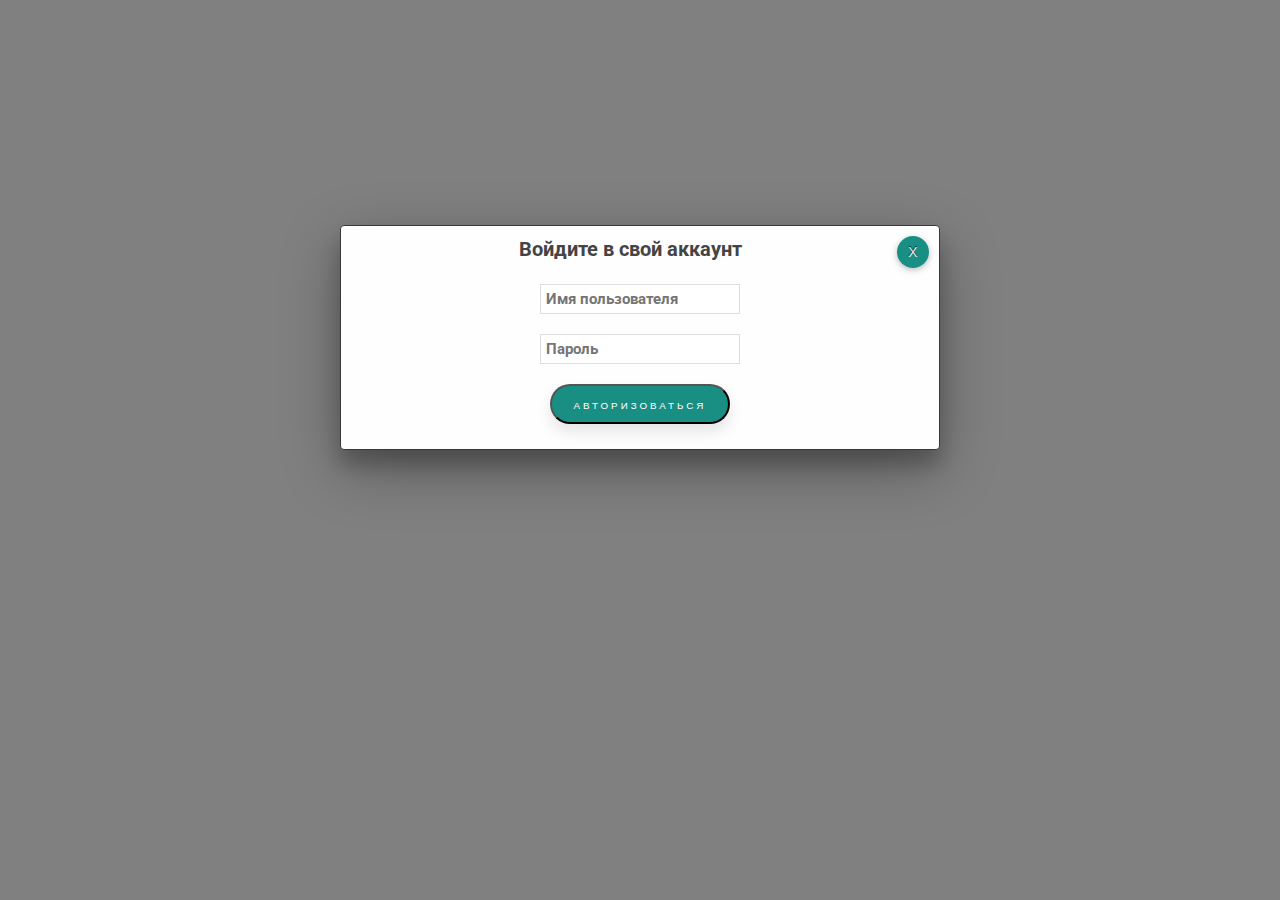
<file: index.html>
<!DOCTYPE html>
<html lang="ru">
<head>
    <meta charset="UTF-8">
    <meta name="viewport" content="width=450px, initial-scale=1">
    <link rel="stylesheet" href="styles/main.css">
    <link rel="preconnect" href="https://fonts.gstatic.com">
    <link rel="shortcut icon" href="img/tags-icon.ico" type="image/x-icon">
    <link href="https://fonts.googleapis.com/css2?family=Roboto:ital,wght@0,100;0,300;0,500;0,700;1,100&display=swap" rel="stylesheet">
    <title>ВИВТ</title>
</head>
<body>

   <!-- предзагрузка -->
    <div class="preloader">
        <div class="preloader__row">
          <div class="preloader__item"></div>
          <div class="preloader__item"></div>
        </div>
      </div>
    

<!-- вход -->
      <div id="overlay">
        <div class="popup">
           <center> <h2 class="vhod-sag">Войдите в свой аккаунт</h2></center>
           <div class="vhod-input">
            <input type="text" class="vvod" placeholder="Имя пользователя">
            <input type="text" class="vvod" placeholder="Пароль"> 
            <button class=" close2" title="Закрыть"   onclick="Remove(); document.getElementById('overlay').style.display='none';">Авторизоваться</button>      
           </div>      
           
            <button class="close" title="Закрыть" onclick="Remove(); document.getElementById('overlay').style.display='none';"></button>
        </div>
    </div>
    

    <div class="container">
        <!-- шапка -->
      <div class="container-head">
        <header class="head">
          <!-- логотип -->
          <nav class="he-nav iw-effect-3">
            <a href="#" > <span class="logo">
              КОНТРОЛЁР</span>
            </a>
          </nav>
           <!-- бургер меню -->
            <div class="container header__container">
                <div class="menu-burger__header">
                    <span><img src="img/burger_line_list_menu_nav_navigation_option_icon_123231.svg " width="40px" alt=""></span>
                </div>
                <nav class="header__nav he-nav iw-effect-3 header_nav_size">
                    <ul class="menu header__menu">
                        <li><a href="index.html" class="menu__item">Главная</a></li>
                        <li><a href="sotrudniki.html" class="menu__item">Сотрудники</a></li>
                        <li><a href="" class="menu__item">Общие отчеты</a></li>
                    </ul>
                </nav>
            </div>
            <!-- карта пользователя -->
            <div class="user">                
                  <span class="user-text">админ</span>
                  <img src="img\logo.png" alt="" class="user-img" width="50px">
                  <img src="img\strelka.png"  width="10px" alt="" class="user-strelka">
                  
              </div>
            </header>
            </div>          
        </div>
      <!-- всплывающий элемент -->
        <div class="dropdown-content myDropdown">
          <a href="#">Информация</a>
          <a href="#">Настройки</a>
          <a href="index.html">Выйти</a>
        </div>

    <!-- контент -->
    <div class="content">
    <!-- левый блок -->
      <div class="left_info">
      <!-- блок с календарем -->
       <div class="left_head">
          <div class="calendar">
            <img src="img/calendar.png" alt="" class="calendar_img" >
            <span id="calendar-day">День недели
            </span>
            <div class="calendar-date">
              <span id="doc_time">
              Дата
             </span>
             <span id="das">День недели
             </span>
            </div>
           </div>
       </div>
       <div class="left-nis">
         
            <div class="diagramma">
        
            </div>
            <div class="left_nis_infa">
              <div class="left_nis_infa_block border1">
                <span class="nis_text1">20</span>
                <span class="nis_text2">ПРИШЕЛ</span>
              </div>
              <div class="left_nis_infa_block border2">
                <span class="nis_text1">12</span>
                <span class="nis_text2">РАННИЙ УХОД</span>
              </div>
              <div class="left_nis_infa_block border3">
                <span class="nis_text1">3</span>
                <span class="nis_text2">ОПОЗДАЛ</span>
              </div>
            </div>
       </div>
        
       </div>
    <!-- правый блок -->
     <div class="right_info">
        <div class="right_head">
          <h3 class="head_sag">Все сотрудники</h1>
            <div class="block-smena-button">
              <button class="smena-button smena-button_style" >турникет</button>
              <button class="smena-button-2 smena-button_style">рабочие места</button>
            </div>
         <div class="head_right01">
            <input placeholder="Поиск" type="text" class="head_poisk">
            <div class="head_plus"><img src="img/dobavit.png" width="70%" alt=""></div>
          
         </div>
        </div>
       <!-- через турник -->
        <div class="right_table turniket" >
          <div class="right_table_kolonka_1 kolonka">Сотрудник</div>
          <div class="right_table_kolonka_2 kolonka">Пришел</div>
          <div class="right_table_kolonka_3 kolonka">Ушел</div>
          <div class="right_table_kolonka_4 kolonka">Опоздал</div>
          <div class="right_table_kolonka_5 kolonka">Ранний уход</div>
        </div>
        <div class="right_sotrudniki  turniket">
          <div class="block_sotrudnik">
            <div class="sotrudnik_1">
              <div class="sotrudnik_face face1"></div>
              <div class="sotrudnik_infa">
                <span class="sotrudnik_span-infa">Иван Петров</span>
                <span class="sotrudnik_span-infa text_opacity">Менеджер</span>
              </div>
            </div>
            <div class="sotrudnik_2">
              <span class="sotrudnik_text">8:53</span>
            </div>
            <div class="sotrudnik_3">
              <span class="sotrudnik_text">14:55</span>
            </div>
            <div class="sotrudnik_4">
              <span class="sotrudnik_text tire">-</span>
            </div>
            <div class="sotrudnik_5">
              <span class="sotrudnik_text">на 4 часа</span>
            </div>
          </div>

          <div class="block_sotrudnik">
            <div class="sotrudnik_1">
              <div class="sotrudnik_face face2"></div>
              <div class="sotrudnik_infa">
                <span class="sotrudnik_span-infa">Орлова Настя</span>
                <span class="sotrudnik_span-infa text_opacity">Бухгалтер</span>
              </div>
            </div>
            <div class="sotrudnik_2">
              <span class="sotrudnik_text">9:00</span>
            </div>
            <div class="sotrudnik_3">
              <span class="sotrudnik_text">19:00</span>
            </div>
            <div class="sotrudnik_4">
              <span class="sotrudnik_text tire">-</span>
            </div>
            <div class="sotrudnik_5">
              <span class="sotrudnik_text tire">-</span>
            </div>
          </div>
          
          <div class="block_sotrudnik">
            <div class="sotrudnik_1">
              <div class="sotrudnik_face face3"></div>
              <div class="sotrudnik_infa">
                <span class="sotrudnik_span-infa">Денисова Ольга</span>
                <span class="sotrudnik_span-infa text_opacity">Дизайнер</span>
              </div>
            </div>
            <div class="sotrudnik_2">
              <span class="sotrudnik_text">9:15</span>
            </div>
            <div class="sotrudnik_3">
              <span class="sotrudnik_text">19:00</span>
            </div>
            <div class="sotrudnik_4">
              <span class="sotrudnik_text ">На 15 минут</span>
            </div>
            <div class="sotrudnik_5">
              <span class="sotrudnik_text tire">-</span>
            </div>
          </div>

          <div class="block_sotrudnik">
            <div class="sotrudnik_1">
              <div class="sotrudnik_face face4"></div>
              <div class="sotrudnik_infa">
                <span class="sotrudnik_span-infa">Корышев Илья</span>
                <span class="sotrudnik_span-infa text_opacity">Разработчик</span>
              </div>
            </div>
            <div class="sotrudnik_2">
              <span class="sotrudnik_text">11:00</span>
            </div>
            <div class="sotrudnik_3">
              <span class="sotrudnik_text">19:00</span>
            </div>
            <div class="sotrudnik_4">
              <span class="sotrudnik_text ">на 2 часа</span>
            </div>
            <div class="sotrudnik_5">
              <span class="sotrudnik_text tire">-</span>
            </div>
          </div>
        </div>
 
    <!-- на рабочее место -->
        <div class="right_table rabochie-mesta" >
          <div class="right_table_kolonka_1 kolonka">Сотрудник</div>
          <div class="right_table_kolonka_2 kolonka">На перерыв</div>
          <div class="right_table_kolonka_3 kolonka">С перерыва</div>
          <div class="right_table_kolonka_4 kolonka">На рабочее</div>
          <div class="right_table_kolonka_5 kolonka">С рабочего</div>
        </div>
        <div class="right_sotrudniki rabochie-mesta">
          <div class="block_sotrudnik">
            <div class="sotrudnik_1">
              <div class="sotrudnik_face face1"></div>
              <div class="sotrudnik_infa">
                <span class="sotrudnik_span-infa">Иван Петров</span>
                <span class="sotrudnik_span-infa text_opacity">Менеджер</span>
              </div>
            </div>
            <div class="sotrudnik_2">
              <span class="sotrudnik_text">14:00</span>
            </div>
            <div class="sotrudnik_3">
              <span class="sotrudnik_text">15:00</span>
            </div>
            <div class="sotrudnik_6">
              <span class="sotrudnik_text ">9:00</span>
            </div>
            <div class="sotrudnik_7 alert">
              <span class="sotrudnik_text  alert">15:10</span>
            </div>
          </div>

          <div class="block_sotrudnik">
            <div class="sotrudnik_1">
              <div class="sotrudnik_face face2"></div>
              <div class="sotrudnik_infa">
                <span class="sotrudnik_span-infa">Орлова Настя</span>
                <span class="sotrudnik_span-infa text_opacity">Бухгалтер</span>
              </div>
            </div>
            <div class="sotrudnik_2">
              <span class="sotrudnik_text">14:00</span>
            </div>
            <div class="sotrudnik_3">
              <span class="sotrudnik_text alert">16:00</span>
            </div>
            <div class="sotrudnik_6">
              <span class="sotrudnik_text ">9:10</span>
            </div>
            <div class="sotrudnik_7">
              <span class="sotrudnik_text ">18:55</span>
            </div>
          </div>
          
          <div class="block_sotrudnik">
            <div class="sotrudnik_1">
              <div class="sotrudnik_face face3"></div>
              <div class="sotrudnik_infa">
                <span class="sotrudnik_span-infa">Денисова Ольга</span>
                <span class="sotrudnik_span-infa text_opacity">Дизайнер</span>
              </div>
            </div>
            <div class="sotrudnik_2">
              <span class="sotrudnik_text">14:00</span>
            </div>
            <div class="sotrudnik_3">
              <span class="sotrudnik_text">15:00</span>
            </div>
            <div class="sotrudnik_6">
              <span class="sotrudnik_text ">9:20</span>
            </div>
            <div class="sotrudnik_7">
              <span class="sotrudnik_text ">18:50</span>
            </div>
          </div>

          <div class="block_sotrudnik">
            <div class="sotrudnik_1">
              <div class="sotrudnik_face face4"></div>
              <div class="sotrudnik_infa">
                <span class="sotrudnik_span-infa">Корышев Илья</span>
                <span class="sotrudnik_span-infa text_opacity">Разработчик</span>
              </div>
            </div>
            <div class="sotrudnik_2">
              <span class="sotrudnik_text">14:00</span>
            </div>
            <div class="sotrudnik_3">
              <span class="sotrudnik_text">15:00</span>
            </div>
            <div class="sotrudnik_6">
              <span class="sotrudnik_text ">11:05</span>
            </div>
            <div class="sotrudnik_7">
              <span class="sotrudnik_text ">19:00</span>
            </div>
          </div>

         
        </div>
    
        <div class="right_nis">
          <span class="right_nis_text">Сотрудники 4 из 35</span>
          <div class="right_nis_button">
            <button class="right_nis-zifri zifri1">1</button>
            <button class="right_nis-zifri">2</button>
            <button class="right_nis-zifri">3</button>
            <span class="troeetochie">...&nbsp </span>
            <button class="right_nis-zifri  zifri-odin">9</button>
          </div>
        </div>
     </div>
    
       
    </div>



































  </div>
    <!-- скрипт для загрузки -->
    <script>
        window.onload = function () {
          document.body.classList.add('loaded_hiding');
          window.setTimeout(function () {
            document.body.classList.add('loaded');
            document.body.classList.remove('loaded_hiding');
          }, 500);
        }
      </script>
      <!-- скрипт для входа -->
      <script type="text/javascript">
      // таймаут перед появлением
        var delay_popup = 5;
        setTimeout("document.getElementById('overlay').style.display='block'", delay_popup);
        // добавление класса 
        document.body.classList.add('fixed-page');
        // функция, убирающая класс
         function  Remove(){
          document.body.classList.remove('fixed-page');
        }
      </script>
      <!-- остальные скрипты -->
    <script src="https://code.jquery.com/jquery-3.5.1.slim.min.js"></script>
    <!-- бургер - меню -->
    <script src="js/burger.js"></script> 
    <!-- скрипт смены -->
    <script src="js/per.js"></script> 
    <!-- календарь  -->
    <script type="text/javascript" src="js/caleandar.js"></script>
    <!-- появление и убирание блока -->
</body>
</html>
</file>
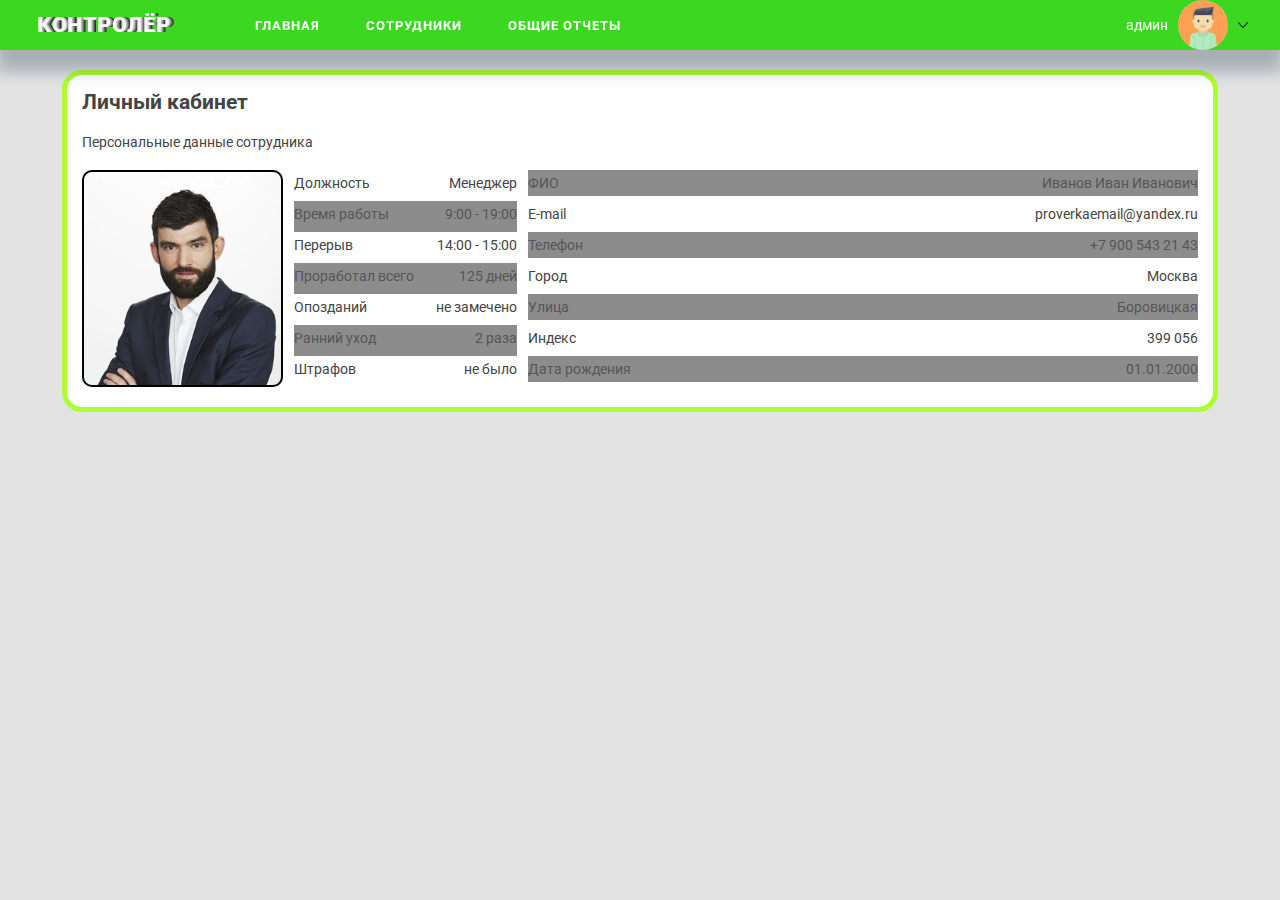
<file: cab.html>
<!DOCTYPE html>
<html lang="en">
<head>
    <link rel="stylesheet" href="styles/styles.css">
    <meta charset="UTF-8">
    <meta name="viewport" content="width=500px, initial-scale=1">
    <meta name="google-site-verification" content="MDhuhV37szgvX3v0UEcZYlEHdCQ_FXXO_Y_cPHk0sm0" />
    <link rel="stylesheet" href="styles/sotr.css">
    <link rel="preconnect" href="https://fonts.gstatic.com">
    <link rel="shortcut icon" href="img/tags-icon.ico" type="image/x-icon">
    <link href="https://fonts.googleapis.com/css2?family=Roboto:ital,wght@0,100;0,300;0,500;0,700;1,100&display=swap" rel="stylesheet">
    <title>ВИВТ</title>
</head>
<body>
    
    <div class="container">
        <!-- шапка -->
      <div class="container-head">
        <header class="head">
          <!-- логотип -->
          <nav class="he-nav iw-effect-3">
            <a href="index.html" > <span class="logo">
              КОНТРОЛЁР</span>
            </a>
          </nav>
           <!-- бургер меню -->
            <div class="container header__container">
                <div class="menu-burger__header">
                    <span><img src="img/burger_line_list_menu_nav_navigation_option_icon_123231.svg " width="40px" alt=""></span>
                </div>
                <nav class="header__nav he-nav iw-effect-3 header_nav_size">
                    <ul class="menu header__menu">
                        <li><a href="index.html" class="menu__item">Главная</a></li>
                        <li><a href="sotrudniki.html" class="menu__item">Сотрудники</a></li>
                        <li><a href="" class="menu__item">Общие отчеты</a></li>
                    </ul>
                </nav>
            </div>
            <!-- карта пользователя -->
            <div class="user">                
                  <span class="user-text">админ</span>
                  <img src="img\logo.png" alt="" class="user-img" width="50px">
                  <img src="img\strelka.png"  width="10px" alt="" class="user-strelka">
                  
              </div>
            </header>
            </div>          
        </div>

 <!-- всплывающий элемент -->
 <div class="dropdown-content myDropdown">
  <a href="#">Информация</a>
  <a href="#">Настройки</a>
  <a href="index.html">Выйти</a>
</div>




<!-- карточка сотрудница -->
      <div class="content">
          <div class="cab">
              <div class="cab-block">
                <div class="cab-sag">
                    <h2 class="cab-sag-text">Личный кабинет</h1>
                   <span class="cab-sag-text">Персональные данные сотрудника</span>
                </div>
               
              <div class="cab-infa">
                  <div class="cab-infa-kart-block">
                     
                  </div>
                  <div class="cab-osn-infa">
                    <div class="osn-infa-polosa ">
                        <span class="cab-polosa-text ">Должность</span>
                        <span class="cab-polosa-text">Менеджер</span>
                    </div>
                      <div class="osn-infa-polosa vid">
                          <span class="cab-polosa-text">Время работы</span>
                          <span class="cab-polosa-text">9:00 - 19:00</span>
                      </div>
                      <div class="osn-infa-polosa">
                        <span class="cab-polosa-text">Перерыв</span>
                        <span class="cab-polosa-text">14:00 - 15:00</span>
                    </div>
                    
                    <div class="osn-infa-polosa  vid">
                        <span class="cab-polosa-text">Проработал всего</span>
                        <span class="cab-polosa-text">125 дней</span>
                    </div>
                    <div class="osn-infa-polosa">
                        <span class="cab-polosa-text">Опозданий</span>
                        <span class="cab-polosa-text">не замечено</span>
                    </div>
                    <div class="osn-infa-polosa  vid">
                        <span class="cab-polosa-text">Ранний уход</span>
                        <span class="cab-polosa-text">2 раза</span>
                    </div>
                    <div class="osn-infa-polosa">
                        <span class="cab-polosa-text">Штрафов</span>
                        <span class="cab-polosa-text">не было</span>
                    </div>
                  </div>
                  <div class="cab-infa-text">
                      <div class="cab-polosa-text polosa">
                           <span class="cab-text">ФИО</span>
                           <span class="cab-text">Иванов Иван Иванович</span>
                      </div>
                      <div class="cab-polosa-text">
                          <span class="cab-text">E-mail</span>
                          <span class="cab-text">proverkaemail@yandex.ru</span>
                      </div>
                      <div class="cab-polosa-text  polosa">
                          <span class="cab-text">Телефон</span>
                          <span class="cab-text">+7 900 543 21 43</span>
                      </div>
                      <div class="cab-polosa-text ">
                          <span class="cab-text">Город</span>
                          <span class="cab-text">Москва</span>
                      </div>
                      <div class="cab-polosa-text  polosa">
                          <span class="cab-text">Улица</span>
                          <span class="cab-text">Боровицкая</span>
                      </div>
                      <div class="cab-polosa-text">
                          <span class="cab-text">Индекс</span>
                          <span class="cab-text">399 056</span>
                      </div>
                      <div class="cab-polosa-text  polosa">
                          <span class="cab-text">Дата рождения</span>
                          <span class="cab-text">01.01.2000</span>
                      </div>
                  </div>
              </div>
             
              <!-- <div class="bilet">
                <div class="bilet-sag">
                    <h3 class="bilet-sag-text">
                       График посещений
                    </h3>
                </div>

              </div> -->
              </div>
          </div>
      </div>


      <!-- остальные скрипты -->
<script src="https://code.jquery.com/jquery-3.5.1.slim.min.js"></script>
<!-- бургер - меню -->
<script src="js/burger.js"></script> 
<!-- скрипт смены -->
<script src="js/per.js"></script> 
<!-- календарь  -->
<script type="text/javascript" src="js/caleandar.js"></script>
<!-- появление и убирание блока -->
    


</body>
</html>
</file>
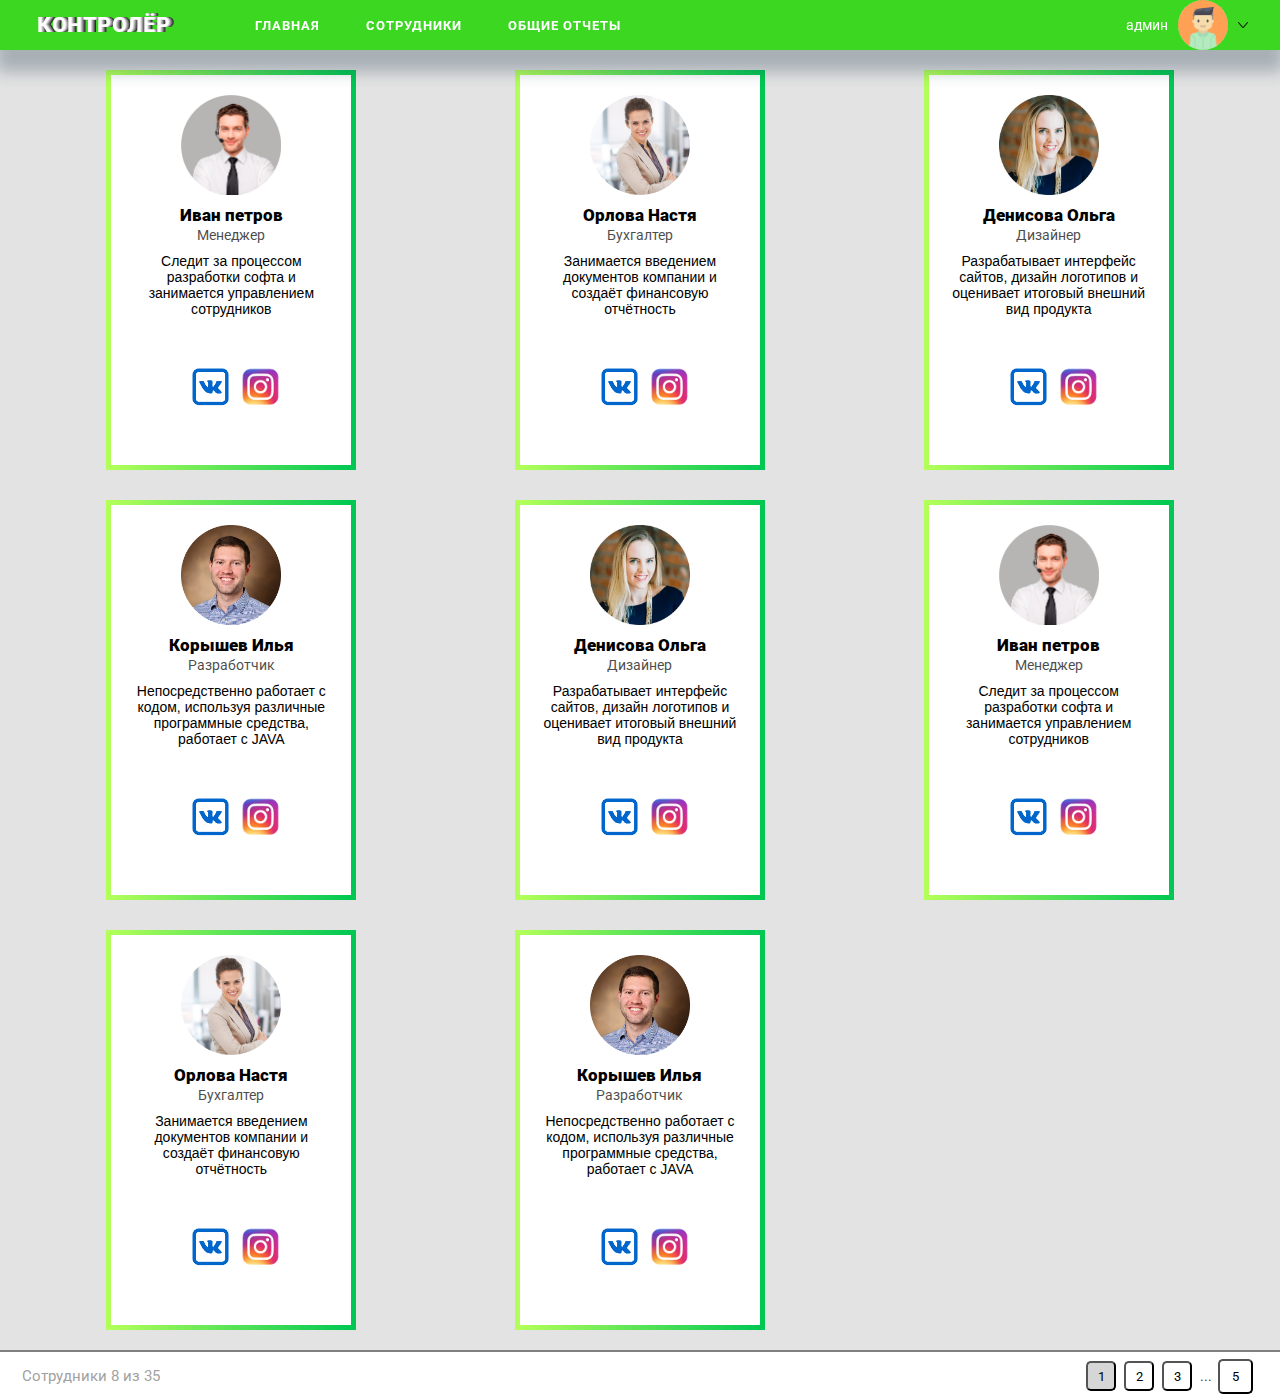
<file: sotrudniki.html>
<!DOCTYPE html>
<html lang="ru">
<head>
    <meta charset="UTF-8">
    <meta name="viewport" content="width=500px, initial-scale=1">
    <meta name="google-site-verification" content="MDhuhV37szgvX3v0UEcZYlEHdCQ_FXXO_Y_cPHk0sm0" />
    <link rel="stylesheet" href="styles/sotr.css">
    <link rel="preconnect" href="https://fonts.gstatic.com">
    <link rel="shortcut icon" href="img/tags-icon.ico" type="image/x-icon">
    <link href="https://fonts.googleapis.com/css2?family=Roboto:ital,wght@0,100;0,300;0,500;0,700;1,100&display=swap" rel="stylesheet">
    <title>ВИВТ</title>
</head>
<body>
    <div class="container">
        <!-- шапка -->
      <div class="container-head">
        <header class="head">
          <!-- логотип -->
          <nav class="he-nav iw-effect-3">
            <a href="index.html" > <span class="logo">
              КОНТРОЛЁР</span>
            </a>
          </nav>
           <!-- бургер меню -->
            <div class="container header__container">
                <div class="menu-burger__header">
                    <span><img src="img/burger_line_list_menu_nav_navigation_option_icon_123231.svg " width="40px" alt=""></span>
                </div>
                <nav class="header__nav he-nav iw-effect-3 header_nav_size">
                    <ul class="menu header__menu">
                        <li><a href="index.html" class="menu__item">Главная</a></li>
                        <li><a href="" class="menu__item">Сотрудники</a></li>
                        <li><a href="" class="menu__item">Общие отчеты</a></li>
                    </ul>
                </nav>
            </div>
            <!-- карта пользователя -->
            <div class="user">                
                  <span class="user-text">админ</span>
                  <img src="img\logo.png" alt="" class="user-img" width="50px">
                  <img src="img\strelka.png"  width="10px" alt="" class="user-strelka">
                  
              </div>
            </header>
            </div>          
        </div>

 <!-- всплывающий элемент -->
 <div class="dropdown-content myDropdown">
  <a href="#">Информация</a>
  <a href="#">Настройки</a>
  <a href="index.html">Выйти</a>
</div>

<div class="content">
  <!-- грид сетка -->
   <div class="grid-block">
    <div class="block-sotr">
      <a href="cab.html" class="block-sotr-sil">
      <div class="sotr-img"></div>
      <div class="sotr-infa">
        <span class="sotr-infa_text text-1">Иван петров</span>
        <span class="sotr-infa_text text-2">Менеджер</span>
      </div>
      <div class="sotr-dopinfa">
        Следит за процессом разработки софта и занимается управлением сотрудников
      </div>
      <div class="sotr-soz">
       <a href="#" class="soz-ssilka">
         <div class="ssilka-block"></div>
       </a>
       <a href="#" class="soz-ssilka">
         <div class="ssilka-block ssilka-2"></div>
       </a>
      </div>
      </a>
    </div>
    <div class="block-sotr">
      <a href="cab.html" class="block-sotr-sil">
      <div class="sotr-img img2"></div>
      <div class="sotr-infa">
        <span class="sotr-infa_text text-1">Орлова Настя</span>
        <span class="sotr-infa_text text-2">Бухгалтер</span>
      </div>
      <div class="sotr-dopinfa">
      Занимается введением документов компании и создаёт финансовую отчётность
      </div>
      <div class="sotr-soz">
       <a href="#" class="soz-ssilka">
         <div class="ssilka-block"></div>
       </a>
       <a href="#" class="soz-ssilka">
         <div class="ssilka-block ssilka-2"></div>
       </a>
      </div>
    </a>
    </div>
    <div class="block-sotr">
      <a href="cab.html" class="block-sotr-sil">
      <div class="sotr-img img3"></div>
      <div class="sotr-infa">
        <span class="sotr-infa_text text-1">Денисова Ольга</span>
        <span class="sotr-infa_text text-2">Дизайнер</span>
      </div>
      <div class="sotr-dopinfa">
        Разрабатывает интерфейс сайтов, дизайн логотипов и оценивает итоговый внешний вид продукта  
      </div>
      <div class="sotr-soz">
       <a href="#" class="soz-ssilka">
         <div class="ssilka-block"></div>
       </a>
       <a href="#" class="soz-ssilka">
         <div class="ssilka-block ssilka-2"></div>
       </a>
      </div>
    </a>
    </div>
    <div class="block-sotr">
      <a href="cab.html" class="block-sotr-sil">
      <div class="sotr-img img4"></div>
      <div class="sotr-infa">
        <span class="sotr-infa_text text-1">Корышев Илья</span>
        <span class="sotr-infa_text text-2">Разработчик</span>
      </div>
      <div class="sotr-dopinfa">
        Непосредственно работает с кодом, используя различные программные средства, работает с JAVA
      </div>
      <div class="sotr-soz">
       <a href="#" class="soz-ssilka">
         <div class="ssilka-block"></div>
       </a>
       <a href="#" class="soz-ssilka">
         <div class="ssilka-block ssilka-2"></div>
       </a>
      </div>
    </a>
    </div>
    <div class="block-sotr">
      <a href="cab.html" class="block-sotr-sil">
      <div class="sotr-img img3"></div>
      <div class="sotr-infa">
        <span class="sotr-infa_text text-1">Денисова Ольга</span>
        <span class="sotr-infa_text text-2">Дизайнер</span>
      </div>
      <div class="sotr-dopinfa">
        Разрабатывает интерфейс сайтов, дизайн логотипов и оценивает итоговый внешний вид продукта  
      </div>
      <div class="sotr-soz">
       <a href="#" class="soz-ssilka">
         <div class="ssilka-block"></div>
       </a>
       <a href="#" class="soz-ssilka">
         <div class="ssilka-block ssilka-2"></div>
       </a>
      </div>
    </a>
    </div>
    <div class="block-sotr">
      <a href="cab.html" class="block-sotr-sil">
      <div class="sotr-img"></div>
      <div class="sotr-infa">
        <span class="sotr-infa_text text-1">Иван петров</span>
        <span class="sotr-infa_text text-2">Менеджер</span>
      </div>
      <div class="sotr-dopinfa">
        Следит за процессом разработки софта и занимается управлением сотрудников
      </div>
      <div class="sotr-soz">
       <a href="#" class="soz-ssilka">
         <div class="ssilka-block"></div>
       </a>
       <a href="#" class="soz-ssilka">
         <div class="ssilka-block ssilka-2"></div>
       </a>
      </div>
    </a>
    </div>
    <div class="block-sotr">
      <a href="cab.html" class="block-sotr-sil">
      <div class="sotr-img img2"></div>
      <div class="sotr-infa">
        <span class="sotr-infa_text text-1">Орлова Настя</span>
        <span class="sotr-infa_text text-2">Бухгалтер</span>
      </div>
      <div class="sotr-dopinfa">
        Занимается введением документов компании и создаёт финансовую отчётность
      </div>
      <div class="sotr-soz">
       <a href="#" class="soz-ssilka">
         <div class="ssilka-block"></div>
       </a>
       <a href="#" class="soz-ssilka">
         <div class="ssilka-block ssilka-2"></div>
       </a>
      </div>
      </a>
    </div>
    <div class="block-sotr">
     <a href="cab.html" class="block-sotr-sil">
        <div class="sotr-img img4"></div>
        <div class="sotr-infa">
          <span class="sotr-infa_text text-1">Корышев Илья</span>
          <span class="sotr-infa_text text-2">Разработчик</span>
        </div>
        <div class="sotr-dopinfa">
          Непосредственно работает с кодом, используя различные программные средства, работает с JAVA
        </div>
        <div class="sotr-soz">
         <a href="#" class="soz-ssilka">
           <div class="ssilka-block"></div>
         </a>
         <a href="#" class="soz-ssilka">
           <div class="ssilka-block ssilka-2"></div>
         </a>
        </div>
     </a>
    </div>
   </div>
</div>

  <!-- нижнее меню -->
  <div class="right_nis">
    <span class="right_nis_text">Сотрудники 8 из 35</span>
    <div class="right_nis_button">
      <button class="right_nis-zifri zifri1">1</button>
      <button class="right_nis-zifri">2</button>
      <button class="right_nis-zifri">3</button>
      <span class="troeetochie">...&nbsp </span>
      <button class="right_nis-zifri  zifri-odin">5</button>
    </div>
  </div>



<!-- остальные скрипты -->
<script src="https://code.jquery.com/jquery-3.5.1.slim.min.js"></script>
<!-- бургер - меню -->
<script src="js/burger.js"></script> 
<!-- скрипт смены -->
<script src="js/per.js"></script> 
<!-- календарь  -->
<script type="text/javascript" src="js/caleandar.js"></script>
<!-- появление и убирание блока -->
</body>
</html>
</file>
<file: styles/main.css>
*{
    padding: 0;
    margin: 0;
    font-family: 'Roboto', sans-serif;
    box-sizing: border-box; 
}
@viewport {
  min-width: 450px;
}
/* эффект для логотипа */
.he-nav a {
	position: relative;
	display: inline-block;
	outline: none;
	color: #fff;
	text-decoration: none;
	text-transform: uppercase;
	letter-spacing: 1px;
	font-weight: 400;
	text-shadow: 0 0 1px rgba(255,255,255,0.3);
	font-size: 1em;
}
.he-nav a:hover,
.he-nav a:focus {
	outline: none;
}
.iw-effect-3 a {
  padding: 5px;
	color: white;
	font-weight: 700;
	text-shadow: none;
	-webkit-transition: color 0.3s;
	-moz-transition: color 0.3s;
	transition: color 0.3s;
}
.iw-effect-3 a::before,
.iw-effect-3 a::after {
	position: absolute;
	left: 0;
	width: 100%;
	height: 2px;
	background: #fff;
	content: '';
	opacity: 0;
	-webkit-transition: opacity 0.3s, -webkit-transform 0.3s;
	-moz-transition: opacity 0.3s, -moz-transform 0.3s;
	transition: opacity 0.3s, transform 0.3s;
	-webkit-transform: translateY(-10px);
	-moz-transform: translateY(-10px);
	transform: translateY(-10px);
}
.iw-effect-3 a::before {
	top: 0;
	-webkit-transform: translateY(-10px);
	-moz-transform: translateY(-10px);
	transform: translateY(-10px);
}
.iw-effect-3 a::after {
	bottom: 0;
	-webkit-transform: translateY(10px);
	-moz-transform: translateY(10px);
	transform: translateY(10px);
}
.iw-effect-3 a:hover,
.iw-effect-3 a:focus {
	color: #fff;
}
.iw-effect-3 a:hover::before,
.iw-effect-3 a:focus::before,
.iw-effect-3 a:hover::after,
.iw-effect-3 a:focus::after {
	opacity: 1;
	-webkit-transform: translateY(0px);
	-moz-transform: translateY(0px);
	transform: translateY(0px);
}




html{
    font-size: 14px;
    color: #444444;
    overflow-x: hidden;
    
}
body{
  background-color: #e3e3e3;


}

/* стили для предзагрузки */
.preloader {
    position: fixed;
    left: 0;
    top: 0;
    right: 0;
    bottom: 0;
    background: #e0e0e0;
    z-index: 1001;
  }
  .preloader__row {
    position: relative;
    top: 50%;
    left: 50%;
    width: 70px;
    height: 70px;
    margin-top: -35px;
    margin-left: -35px;
    text-align: center;
    animation: preloader-rotate 2s infinite linear;
  }
  .preloader__item {
    position: absolute;
    display: inline-block;
    top: 0;
    background-color: #337ab7;
    border-radius: 100%;
    width: 35px;
    height: 35px;
    animation: preloader-bounce 2s infinite ease-in-out;
  }
  .preloader__item:last-child {
    top: auto;
    bottom: 0;
    animation-delay: -1s;
  }
  @keyframes preloader-rotate {
    100% {
      transform: rotate(360deg);
    }
  }
  @keyframes preloader-bounce {
    0%,
    100% {
      transform: scale(0);
    }
    50% {
      transform: scale(1);
    }
  }
  .loaded_hiding .preloader {
    transition: 0.3s opacity;
    opacity: 0;
  }
  .loaded .preloader {
    display: none;
  }




.container{
    width: 100%;
    margin: auto;
    
}



/* стили для входа */
#overlay {
  position: fixed;
  top: 0;
  left: 0;
  display: none;
  width: 100%;
  height: 100%;
  background: gray;
  z-index: 999;
  overflow: auto;
}
/* блок входа */
.popup {
  top: 25%;
  left: 0;
  right: 0;       
  font-size: 14px;
  margin: auto;
  width: 95%;
  min-width:320px;
  max-width: 600px;
  position: absolute;
  padding: 15px 20px;
  border: 1px solid #383838;
  background: #fefefe;
  z-index: 1000;
  -webkit-border-radius: 4px;
  -moz-border-radius: 4px;
  -ms-border-radius: 4px;
  border-radius: 4px;
  font: 14px/18px 'Tahoma', Arial, sans-serif;
  -webkit-box-shadow: 0 15px 20px rgba(0,0,0,.22),0 19px 60px rgba(0,0,0,.3);
  -moz-box-shadow: 0 15px 20px rgba(0,0,0,.22),0 19px 60px rgba(0,0,0,.3);
  -ms-box-shadow: 0 15px 20px rgba(0,0,0,.22),0 19px 60px rgba(0,0,0,.3);
  box-shadow: 0 15px 20px rgba(0,0,0,.22),0 19px 60px rgba(0,0,0,.3);
}
.close {
  top: 10px;
  right: 10px;
  width: 32px;
  height: 32px;
  position: absolute;
  border: none;
  -webkit-border-radius: 50%;
  -moz-border-radius: 50%;
  -ms-border-radius: 50%;
  -o-border-radius: 50%;
  border-radius: 50%;
  background-color: rgba(0, 131, 119, 0.9);
  -webkit-box-shadow: 0 2px 5px 0 rgba(0, 0, 0, 0.16), 0 2px 10px 0 rgba(0, 0, 0, 0.12);
  -moz-box-shadow: 0 2px 5px 0 rgba(0, 0, 0, 0.16), 0 2px 10px 0 rgba(0, 0, 0, 0.12);
  box-shadow: 0 2px 5px 0 rgba(0, 0, 0, 0.16), 0 2px 10px 0 rgba(0, 0, 0, 0.12);
  cursor: pointer;
  outline: none;

}
.vhod-input{
  display: flex;
  flex-direction: column;
  align-items: center;
}
.vhod-sag{
  margin-bottom: 15px;
  margin-right: 20px;
  font-size: 1.4rem;
}
.vvod{
  width: 200px;
  margin-bottom: 10px;
  height: 30px;
  border:1px solid #ddd;
  color:#888;
  font-size:1.1rem;
  font-weight:bold;
  margin-top: 10px;
  padding-left: 5px;
  padding-right: 5px;
}

.close2{
  text-decoration: none;
  display: inline-block;
  width: 180px;
  height: 40px;
  line-height: 40px;
  border-radius: 40px;
  margin: 10px 20px;
  font-family: 'Montserrat', sans-serif;
  font-size: 11px;
  text-transform: uppercase;
  text-align: center;
  letter-spacing: 3px;
 font-size: 0.7rem;
  color: white;
  background-color: rgba(0, 131, 119, 0.9);
  box-shadow: 0 8px 15px rgba(0, 0, 0, .1);
  transition: .3s;
}

.close:before {
  color: rgba(255, 255, 255, 0.9);
  content: "X";
  font-family:  Arial, Helvetica, sans-serif;
  font-size: 14px;
  font-weight: normal;
  text-decoration: none;
  text-shadow: 0 -1px rgba(0, 0, 0, 0.9);
  -webkit-transition: all 0.5s;
  -moz-transition: all 0.5s;
  transition: all 0.5s;
}
/* кнопка закрытия при наведении */
.close:hover {
  background-color: green;
  transition: all 0.5s;
}
.close2:hover {
  background-color: green;
  transition: all 0.5s;
}

/* шапка */
.container-head{
    background: rgb(59,215,33);
/* background: linear-gradient(90deg, rgba(59,215,33,1) 0%, rgba(9,121,31,0.3561799719887955) 81%, rgba(0,212,255,1) 100%); */
    position: fixed;
    width: 100vw;
    z-index: 900;
    height: 50px;
    color: white;
    -webkit-box-shadow: 0px 18px 15px 4px rgba(34, 60, 80, 0.3);
-moz-box-shadow: 0px 18px 15px 4px rgba(34, 60, 80, 0.3);
box-shadow: 0px 18px 15px 4px rgba(34, 60, 80, 0.3);
}
.head{
    display: flex;
    justify-content: space-between;
    align-items: center;
    width: 95%;
    margin: auto;
    color: white; 
}
a{
    text-decoration: none;
}
/* логотип и навигация */
.logo{
    text-shadow:1px 0px 0 rgb(213,213,213),2px 0px 0 rgb(170,170,170),3px 0px 0 rgb(128,128,128),4px 0px 0 rgb(85,85,85),5px 0px 0 rgb(43,43,43),6px 0px 1px rgba(0,0,0,0);
    -webkit-text-shadow:1px 0px 0 rgb(213,213,213),2px 0px 0 rgb(170,170,170),3px 0px 0 rgb(128,128,128),4px 0px 0 rgb(85,85,85),5px 0px 0 rgb(43,43,43),6px 0px 1px rgba(0,0,0,0);
    -moz-text-shadow:1px 0px 0 rgb(213,213,213),2px 0px 0 rgb(170,170,170),3px 0px 0 rgb(128,128,128),4px 0px 0 rgb(85,85,85),5px 0px 0 rgb(43,43,43),6px 0px 1px rgba(0,0,0,0);
    color:#ffffff;
    font-size:1.5REM;
   
  }

  .header__menu {
    display: flex;
    position: relative;
    z-index: 2;
}
.header__menu li {
    list-style: none;
    margin: 0px 0px 0px 36px;
    font-size: 0.9rem;
    text-transform: uppercase;
    text-decoration: none;
}
.header__menu li a{
    color: white;
}  
.header__container{
  margin-left: 3vw;
}
/* пользователь */
.user{
   display: flex;
   align-items: center; 
    cursor: pointer;
    -moz-user-select: none;
    -webkit-user-select: none;
    -ms-user-select: none;
    -o-user-select: none;
    user-select: none;
}
.user-text{
    margin-right: 0.75vw;
}
.dropdown-content{
  -webkit-transition: all 0.5s ease;
     -moz-transition: all 0.5s ease;
       -o-transition: all 0.5s ease;
      -ms-transition: all 0.5s ease;
          transition: all 0.5s ease;
  top: 50px;
  right: 2.3%;
  position: fixed;
  z-index: 321320000;
}
.user-img{
    border-radius: 25px;
    margin-right: 10px;
    -webkit-transition: all 0.5s ease;
     -moz-transition: all 0.5s ease;
       -o-transition: all 0.5s ease;
      -ms-transition: all 0.5s ease;
          transition: all 0.5s ease;
}

.menu-burger__header{
    display: none;
}

.fixed-page{
  overflow: hidden; 
}
/* контент */
.content{
    width: 95%;
    height: 95vh;
    margin: auto;
    padding-top: 70px;
    display: flex;
   justify-content: space-between;  
}

/* левая информация */
.left_info{
  border-radius: 10px;
  width: 27%;
  min-width: 330px;
  height: 100%;
  background-color: white;
  min-height: 600px;
  margin-right: 2vw;
  border-top: solid 8px rgba(59,215,33,1);
}
.left_head{
  height: 18%;
  border-bottom: solid 2px #d4d2d2;
}

.calendar_img{
  width: 20px;
  height: 20px;
  opacity: 0.6;
}
#das{
  opacity: 0.6;
}
.calendar{
  height: 90%;
width: 60%;
margin: auto;
margin-left: 15%;
  display: flex;
  justify-content: space-between;
  align-items: center;
}
#calendar-day{
  font-size: 3rem;
  font-weight: bold;
}
.left-nis{
  height: 82%;
}
.diagramma{
  background-image: url(../img/diagramma_digital_art_x4.png);
  background-repeat: no-repeat;
  background-color: transparent;
  background-size: contain;
  background-position: center;
  height: 80%;
  width: 100%;
  margin-bottom: 1%;
}
.left_nis_infa{
  height: 20%;
  width: 100%;
  display: flex;
 
}
.left_nis_infa_block{
  flex-basis: 34%;
  display: flex;
  flex-direction: column;
  align-items: center;
  justify-content: center;

  
}
.nis_text1{
  font-size: 1.8rem;
  margin-bottom: 12px;
  font-weight: bold;
}
.nis_text2{
  font-size: 1rem;
  color: rgb(121, 113, 113);
}
.border1{
  border-top: solid 8px green;
  border-right:solid 2px #d4d2d2;
}
.border2{
  border-top: solid 8px red;
  border-right:solid 2px #d4d2d2;
}
.border3{
  border-top: solid 8px hsl(65, 100%, 51%);
}
/* правая информация */

.right_info
{
  border-bottom: solid 8px rgba(59,215,33,1);
  width: 71%;
  height: 100%;
  min-height: 600px;
  background-color: white;
}

.right_head{
  height: 9%;
  display: flex;
  align-items: center;
  padding-left: 1.7%;
  padding-right: 1.7%;
  justify-content: space-between
}
.head_right01{
  display: flex;
  height: 80%;
  align-items: center;
  width: 40%;
}

.head_poisk{
  height: 80%;
  margin-right: 5%;
  padding: 5px;
  width: 90%;
  background-image: url("../img/poisk.svg");
  background-repeat: no-repeat;
  background-color: transparent;
  background-position: right 5px center;
  outline: none;
  
}
.head_plus{
  text-align: center;
  display: flex;
  align-items: center;
  width: 35px;
  height: 80%;
  border: solid 1px black;
  justify-content: center;
}

/* правая - кнопки переключения */
.rabochie-mesta{
  display: none;
}
.smena-button_style{
  height: 30px;
  background-color: white;
  border-radius: 10px;
  outline: none;
  padding-left: 5px;
  padding-right: 5px;
  border-color: green;
}
.smena-button_style:hover{
  height: 30px;
  background-color: white;
  border-radius: 10px;
  outline: none;
  padding-left: 5px;
  padding-right: 5px;
  transition: all 0.9s ease;
  background-color: green;
  color: white;
}
.smena-button_style:focus{
  height: 30px;
  background-color: white;
  border-radius: 10px;
  outline: none;
  padding-left: 5px;
  padding-right: 5px;
  transition: all 0.9s ease;
  background-color: green;
  color: white;
}
.smena-button{
  margin-right: 10px;

}
/* правая инфа таблица */

.right_table{
  height: 7%;
  width: 100%;
  display: flex;
  align-items: center;
  justify-content: space-between;
  background-color: #d4d2d2;
  display: flex;
  align-items: center;
  justify-content: center;
  opacity: 0.5;
}
.kolonka{

  height: 100%;
  display: flex;
  align-items: center;
  padding-left: 1.7%;
  padding-right: 1.7%;
  border-right: solid 2px black;
  white-space: nowrap;
  overflow: hidden;
  text-overflow: ellipsis;
}

.right_table_kolonka_1{
 width: 28%;

}
.right_table_kolonka_2{
  width: 17%;
 }
 .right_table_kolonka_3{
  width: 17%;
 
 }
 .right_table_kolonka_4{
  width: 19%;
 }
 .right_table_kolonka_5{
  width: 20%;
  border: none;
 }

/* инфа о сотрудниках */
.right_sotrudniki{
  height: 75%;
  display: flex;
  flex-direction: column;
  width: 100%;
}
/* смена блоков */
.rabochie-mesta{
  top: 0;
 width: 0;
 position: absolute;
 right: -100%;
 overflow:hidden;
}
.rabochie-mesta-visible{
  display: flex;
  right: 0;
  top: 0;
  position: relative;
  transition: all 0.5s ease;
  width: 100%;
}
.turniket_vid{
  display: flex;
  right: 0;
  position: relative;
  transition: all 0.5s ease;
  width: 100%;
  
}
.turniket_none{
  display:block;
 position: absolute;
 right: -100%;
 width: 0;
 overflow: hidden;
 
}
.turniket_vid{
  display: flex;
  right: 0;
  position: relative;
  width: 100%;
  
}




.block_sotrudnik{
  width: 100%;
  height: 25%;
  border-bottom: solid 2px #d4d2d2;
  display: flex;
}

.sotrudnik_1{
 width: 28%;
 display: flex;
 align-items: center;
 padding-left: 1.7%;
}
.text_opacity{
  opacity: 0.5;
}
.sotrudnik_face{
  width: 50px;
  height: 50px;
  min-height: 35px;
  min-width: 35px;
  margin-right: 15px;
  background-repeat: no-repeat;
  background-color: transparent;
  background-size: contain;
}
.face1{
  background-image: url(../img/sotr_01.png);
}
.face2{
  background-image: url(../img/7_oooo.plus.png);

}
.face3{
  background-image: url(../img/sotr_03.webp);
}
.face4{
  background-image: url(../img/sotr_04.png);
}

.sotrudnik_infa{
display: flex;
flex-direction: column;
}
.sotrudnik_2{
  width: 17%;
  display: flex;
 align-items: center;
 padding-left: 1.7%;
}
.sotrudnik_3{
  width: 17%;
  display: flex;
 align-items: center;
 padding-left: 1.7%;
 }
 .sotrudnik_4{
  width: 19%;
  display: flex;
 align-items: center;
 padding-left: 1.7%;
 color: #dbbc1d;
 }
 .tire{
   font-size: 40px;
 }
 .sotrudnik_5{
  width: 20%;
  display: flex;
 align-items: center;
 padding-left: 1.7%;
 color: red;
 }
 /* низ правой информации*/
 .right_nis{
   height: 9%;
  display: flex;
  align-items: center;
  justify-content: space-between;
 }
 .right_nis_text{
   font-size: 1.1rem;
   opacity: 0.5;
   padding-left: 1.7%;

 }
.right_nis_button{
  padding-right: 1.7%;
}
.right_nis-zifri{
  width: 30px;
  height: 30px;
  margin-right: 5px;
  border-radius: 5px;
  background-color: white;
  outline: none;
}
.zifri-odin{
  width: 35px;
  height: 35px;
  flex-wrap: nowrap;
}
.zifri1{
  background-color: #d6d6d6;
  border-radius: 5px;
}
.dropdown-content {
  -webkit-transition: all 0.5s ease;
     -moz-transition: all 0.5s ease;
       -o-transition: all 0.5s ease;
      -ms-transition: all 0.5s ease;
          transition: all 0.5s ease;
  background-color: #f9f9f9;
  min-width: 125px;
  box-shadow: 0px 8px 16px 0px rgba(0,0,0,0.2);
  z-index: 1000000;
}

.dropdown-content a {
  transition: 0.9s;
  color: black;
  padding: 12px 16px;
  text-decoration: none;
  display: block;
  
}
.myDropdown{
  top: -150px;
}
.show{
  top: 50px;
}


/* поворот стрелки меню */
.rotate {
  -webkit-transform: rotate(180deg);
  -moz-transform: rotate(180deg);
    -o-transform: rotate(180deg);
   -ms-transform: rotate(180deg);
       transform: rotate(180deg);
       -webkit-transition: all 0.5s ease;
     -moz-transition: all 0.5s ease;
       -o-transition: all 0.5s ease;
      -ms-transition: all 0.5s ease;
          transition: all 0.5s ease;
}


.header_nav_size{
  font-size: 2px;
}








/* адаптив */
@media screen and (max-width:750px) {
   html{
       font-size: 18px;
   }
    .menu-burger__header{
        display: block;
    }
    
    .header__nav {
    top: 50px;
    display: block;
    position: absolute;
    left: 0;
    background: #7f7d7d;
    box-shadow: #ccc;
    width: 100%;
    box-shadow: 0 4px 2px -2px rgba(36, 36, 36, 0.17);
    left: -100%;
    transition: all 0.4s ease;
    height: 100vh;
    }
    .menu-burger__header.open-menu span {
        opacity:0.5; 
        transition: 0.5s; 
    }
    .header__menu {
        display: block;
        overflow: auto; 
        
    }
    .header__menu li {
        margin-left: 2.5%;
       margin-top: 20px;
        font-size: 1rem;
        
    }
    .header__nav.open-menu {
        left: 0;
    }
    .left_info{
     width: 98vw;
     margin-right: 0;
      height: 88vh;
    }
   .content{
     flex-wrap: wrap;
     width: 95%;
   
   }
   .right_info{
     width: 100%;
     margin: auto;
     margin-top: 30px;
     height: 90vh;
   }
  
   .sotrudnik_2{
     padding-left: 2.5%;
   }
   .left_info{
     
    margin-right: 0;
   
  }
  .kolonka{
    border: 1px solid #000;
  padding: 5px;
  display: block;
  display: -webkit-box;
  max-width: 400px;
  font-size: 20px;
  -webkit-line-clamp: 4; /* количество строк */
  -webkit-box-orient: vertical;
  overflow: hidden;
  text-overflow: ellipsis;
 
    
  }
}
@media (min-width: 500px) {}
</file>
<file: styles/styles.css>
*{
    padding: 0;
    margin: 0;
    font-family: 'Roboto', sans-serif;
    box-sizing: border-box; 
}
@viewport {
  min-width: 450px;
}
/* эффект для логотипа */
.he-nav a {
	position: relative;
	display: inline-block;
	outline: none;
	color: #fff;
	text-decoration: none;
	text-transform: uppercase;
	letter-spacing: 1px;
	font-weight: 400;
	text-shadow: 0 0 1px rgba(255,255,255,0.3);
	font-size: 1em;
}
.he-nav a:hover,
.he-nav a:focus {
	outline: none;
}
.iw-effect-3 a {
  padding: 5px;
	color: white;
	font-weight: 700;
	text-shadow: none;
	-webkit-transition: color 0.3s;
	-moz-transition: color 0.3s;
	transition: color 0.3s;
}
.iw-effect-3 a::before,
.iw-effect-3 a::after {
	position: absolute;
	left: 0;
	width: 100%;
	height: 2px;
	background: #fff;
	content: '';
	opacity: 0;
	-webkit-transition: opacity 0.3s, -webkit-transform 0.3s;
	-moz-transition: opacity 0.3s, -moz-transform 0.3s;
	transition: opacity 0.3s, transform 0.3s;
	-webkit-transform: translateY(-10px);
	-moz-transform: translateY(-10px);
	transform: translateY(-10px);
}
.iw-effect-3 a::before {
	top: 0;
	-webkit-transform: translateY(-10px);
	-moz-transform: translateY(-10px);
	transform: translateY(-10px);
}
.iw-effect-3 a::after {
	bottom: 0;
	-webkit-transform: translateY(10px);
	-moz-transform: translateY(10px);
	transform: translateY(10px);
}
.iw-effect-3 a:hover,
.iw-effect-3 a:focus {
	color: #fff;
}
.iw-effect-3 a:hover::before,
.iw-effect-3 a:focus::before,
.iw-effect-3 a:hover::after,
.iw-effect-3 a:focus::after {
	opacity: 1;
	-webkit-transform: translateY(0px);
	-moz-transform: translateY(0px);
	transform: translateY(0px);
}




html{
    font-size: 14px;
    color: #444444;
    overflow-x: hidden;
    
}
body{
  background-color: #e3e3e3;
}

/* стили для предзагрузки */
.preloader {
    position: fixed;
    left: 0;
    top: 0;
    right: 0;
    bottom: 0;
    background: #e0e0e0;
    z-index: 1001;
  }
  .preloader__row {
    position: relative;
    top: 50%;
    left: 50%;
    width: 70px;
    height: 70px;
    margin-top: -35px;
    margin-left: -35px;
    text-align: center;
    animation: preloader-rotate 2s infinite linear;
  }
  .preloader__item {
    position: absolute;
    display: inline-block;
    top: 0;
    background-color: #337ab7;
    border-radius: 100%;
    width: 35px;
    height: 35px;
    animation: preloader-bounce 2s infinite ease-in-out;
  }
  .preloader__item:last-child {
    top: auto;
    bottom: 0;
    animation-delay: -1s;
  }
  @keyframes preloader-rotate {
    100% {
      transform: rotate(360deg);
    }
  }
  @keyframes preloader-bounce {
    0%,
    100% {
      transform: scale(0);
    }
    50% {
      transform: scale(1);
    }
  }
  .loaded_hiding .preloader {
    transition: 0.3s opacity;
    opacity: 0;
  }
  .loaded .preloader {
    display: none;
  }




.container{
    width: 100%;
    margin: auto;
}



/* стили для входа */
#overlay {
  position: fixed;
  top: 0;
  left: 0;
  display: none;
  width: 100%;
  height: 100%;
  background: gray;
  z-index: 999;
  overflow: auto;
}
/* блок входа */
.popup {
  top: 25%;
  left: 0;
  right: 0;       
  font-size: 14px;
  margin: auto;
  width: 95%;
  min-width:320px;
  max-width: 600px;
  position: absolute;
  padding: 15px 20px;
  border: 1px solid #383838;
  background: #fefefe;
  z-index: 1000;
  -webkit-border-radius: 4px;
  -moz-border-radius: 4px;
  -ms-border-radius: 4px;
  border-radius: 4px;
  font: 14px/18px 'Tahoma', Arial, sans-serif;
  -webkit-box-shadow: 0 15px 20px rgba(0,0,0,.22),0 19px 60px rgba(0,0,0,.3);
  -moz-box-shadow: 0 15px 20px rgba(0,0,0,.22),0 19px 60px rgba(0,0,0,.3);
  -ms-box-shadow: 0 15px 20px rgba(0,0,0,.22),0 19px 60px rgba(0,0,0,.3);
  box-shadow: 0 15px 20px rgba(0,0,0,.22),0 19px 60px rgba(0,0,0,.3);
}
.close {
  top: 10px;
  right: 10px;
  width: 32px;
  height: 32px;
  position: absolute;
  border: none;
  -webkit-border-radius: 50%;
  -moz-border-radius: 50%;
  -ms-border-radius: 50%;
  -o-border-radius: 50%;
  border-radius: 50%;
  background-color: rgba(0, 131, 119, 0.9);
  -webkit-box-shadow: 0 2px 5px 0 rgba(0, 0, 0, 0.16), 0 2px 10px 0 rgba(0, 0, 0, 0.12);
  -moz-box-shadow: 0 2px 5px 0 rgba(0, 0, 0, 0.16), 0 2px 10px 0 rgba(0, 0, 0, 0.12);
  box-shadow: 0 2px 5px 0 rgba(0, 0, 0, 0.16), 0 2px 10px 0 rgba(0, 0, 0, 0.12);
  cursor: pointer;
  outline: none;

}
.vhod-input{
  display: flex;
  flex-direction: column;
  align-items: center;
}
.vhod-sag{
  margin-bottom: 15px;
  margin-right: 20px;
  font-size: 1.4rem;
}
.vvod{
  width: 200px;
  margin-bottom: 10px;
  height: 30px;
  border:1px solid #ddd;
  color:#888;
  font-size:1.1rem;
  font-weight:bold;
  margin-top: 10px;
  padding-left: 5px;
  padding-right: 5px;
}

.close2{
  text-decoration: none;
  display: inline-block;
  width: 180px;
  height: 40px;
  line-height: 40px;
  border-radius: 40px;
  margin: 10px 20px;
  font-family: 'Montserrat', sans-serif;
  font-size: 11px;
  text-transform: uppercase;
  text-align: center;
  letter-spacing: 3px;
 font-size: 0.7rem;
  color: white;
  background-color: rgba(0, 131, 119, 0.9);
  box-shadow: 0 8px 15px rgba(0, 0, 0, .1);
  transition: .3s;
}

.close:before {
  color: rgba(255, 255, 255, 0.9);
  content: "X";
  font-family:  Arial, Helvetica, sans-serif;
  font-size: 14px;
  font-weight: normal;
  text-decoration: none;
  text-shadow: 0 -1px rgba(0, 0, 0, 0.9);
  -webkit-transition: all 0.5s;
  -moz-transition: all 0.5s;
  transition: all 0.5s;
}
/* кнопка закрытия при наведении */
.close:hover {
  background-color: green;
  transition: all 0.5s;
}
.close2:hover {
  background-color: green;
  transition: all 0.5s;
}

/* шапка */
.container-head{
    background: rgb(59,215,33);
/* background: linear-gradient(90deg, rgba(59,215,33,1) 0%, rgba(9,121,31,0.3561799719887955) 81%, rgba(0,212,255,1) 100%); */
    position: fixed;
    width: 100vw;
    z-index: 900;
    height: 50px;
    color: white;
    -webkit-box-shadow: 0px 18px 15px 4px rgba(34, 60, 80, 0.3);
-moz-box-shadow: 0px 18px 15px 4px rgba(34, 60, 80, 0.3);
box-shadow: 0px 18px 15px 4px rgba(34, 60, 80, 0.3);
}
.head{
    display: flex;
    justify-content: space-between;
    align-items: center;
    width: 95%;
    margin: auto;
    color: white; 
}
a{
    text-decoration: none;
}
/* логотип и навигация */
.logo{
    text-shadow:1px 0px 0 rgb(213,213,213),2px 0px 0 rgb(170,170,170),3px 0px 0 rgb(128,128,128),4px 0px 0 rgb(85,85,85),5px 0px 0 rgb(43,43,43),6px 0px 1px rgba(0,0,0,0);
    -webkit-text-shadow:1px 0px 0 rgb(213,213,213),2px 0px 0 rgb(170,170,170),3px 0px 0 rgb(128,128,128),4px 0px 0 rgb(85,85,85),5px 0px 0 rgb(43,43,43),6px 0px 1px rgba(0,0,0,0);
    -moz-text-shadow:1px 0px 0 rgb(213,213,213),2px 0px 0 rgb(170,170,170),3px 0px 0 rgb(128,128,128),4px 0px 0 rgb(85,85,85),5px 0px 0 rgb(43,43,43),6px 0px 1px rgba(0,0,0,0);
    color:#ffffff;
    font-size:1.5REM;
   
  }

  .header__menu {
    display: flex;
    position: relative;
    z-index: 2;
}
.header__menu li {
    list-style: none;
    margin: 0px 0px 0px 36px;
    font-size: 0.9rem;
    text-transform: uppercase;
    text-decoration: none;
}
.header__menu li a{
    color: white;
}  
.header__container{
  margin-left: 3vw;
}
/* пользователь */
.user{
   display: flex;
   align-items: center; 
    cursor: pointer;
    -moz-user-select: none;
    -webkit-user-select: none;
    -ms-user-select: none;
    -o-user-select: none;
    user-select: none;
}
.user-text{
    margin-right: 0.75vw;
}
.dropdown-content{
  -webkit-transition: all 0.5s ease;
     -moz-transition: all 0.5s ease;
       -o-transition: all 0.5s ease;
      -ms-transition: all 0.5s ease;
          transition: all 0.5s ease;
  top: 50px;
  right: 2.3%;
  position: fixed;
  z-index: 321320000;
}
.user-img{
    border-radius: 25px;
    margin-right: 10px;
    -webkit-transition: all 0.5s ease;
     -moz-transition: all 0.5s ease;
       -o-transition: all 0.5s ease;
      -ms-transition: all 0.5s ease;
          transition: all 0.5s ease;
}

.menu-burger__header{
    display: none;
}

.fixed-page{
  overflow: hidden; 
}
/* контент */
.content{
    width: 95%;
    margin: auto;
    display: flex;
   justify-content: space-between;  
}

.dropdown-content {
  -webkit-transition: all 0.5s ease;
     -moz-transition: all 0.5s ease;
       -o-transition: all 0.5s ease;
      -ms-transition: all 0.5s ease;
          transition: all 0.5s ease;
  background-color: #f9f9f9;
  min-width: 125px;
  box-shadow: 0px 8px 16px 0px rgba(0,0,0,0.2);
  z-index: 1000000;
}

.dropdown-content a {
  transition: 0.9s;
  color: black;
  padding: 12px 16px;
  text-decoration: none;
  display: block;
  
}
.myDropdown{
  top: -150px;
}
.show{
  top: 50px;
}


/* поворот стрелки меню */
.rotate {
  -webkit-transform: rotate(180deg);
  -moz-transform: rotate(180deg);
    -o-transform: rotate(180deg);
   -ms-transform: rotate(180deg);
       transform: rotate(180deg);
       -webkit-transition: all 0.5s ease;
     -moz-transition: all 0.5s ease;
       -o-transition: all 0.5s ease;
      -ms-transition: all 0.5s ease;
          transition: all 0.5s ease;
}


.header_nav_size{
  font-size: 2px;
}


/* адаптив */
@media screen and (max-width:750px) {
   html{
       font-size: 18px;
   }
    .menu-burger__header{
        display: block;
    }
    
    .header__nav {
    top: 50px;
    display: block;
    position: absolute;
    left: 0;
    background: #7f7d7d;
    box-shadow: #ccc;
    width: 100%;
    box-shadow: 0 4px 2px -2px rgba(36, 36, 36, 0.17);
    left: -100%;
    transition: all 0.4s ease;
    height: 100vh;
    overflow: hidden;
    }
    .menu-burger__header.open-menu span {
        opacity:0.5; 
        transition: 0.5s; 
    }
    .header__menu {
        display: block;
        overflow: hidden; 
        
    }
    .header__menu li {
        margin-left: 2.5%;
       margin-top: 20px;
        font-size: 1rem;
        
    }
    .header__nav.open-menu {
        left: 0;
        
    }
    .left_info{
     width: 98vw;
     margin-right: 0;
      height: 88vh;
    }
   .content{
     flex-wrap: wrap;
     width: 95%;
   
   }
   .right_info{
     width: 100%;
     margin: auto;
     margin-top: 30px;
     height: 90vh;
   }
  
   .sotrudnik_2{
     padding-left: 2.5%;
   }
   .left_info{
     
    margin-right: 0;
   
  }
  .kolonka{
    padding-left: 0;
    padding-right: 0;
  }
  .right_head{
    height: 12%;
  }
  .right_sotrudniki{
    height: 70%;
   
  }
  .right_table{
    height: 9%;
  }
}
@media (min-width: 500px) {}




/* кабинет */
.cab
{
    border-radius: 20px;
    width: 95%;
    margin: auto;
    background-color: white;
    height: auto;
    /* -webkit-box-shadow: 11px 12px 8px -2px rgba(0, 0, 0, 0.2);
    -moz-box-shadow: 11px 12px 8px -2px rgba(0, 0, 0, 0.2);
    box-shadow: 11px 12px 8px -2px rgba(0, 0, 0, 0.2); */
   border: 5px solid greenyellow;
   padding-bottom: 20px;
}

.cab-sag-text
{
    margin-bottom: 20px;
}

.cab-sag
{
    margin-bottom: 20px;
}

.cab-infa
{
    display: flex;
    justify-content: space-between;
    
    
}

.cab-infa-kart-block{
    width: 18%;
    border-radius: 10px;
    background-repeat: no-repeat;
    background-color: transparent;
    background-size: cover;
    background-image: url(../img/cab_sotr.webp);
    margin-right: 10px;
    min-width: 200px;
    flex-shrink: 0;
    border: 2px solid black;
    background-position: center;
  
}
.cab-osn-infa{
    display: flex;
    flex-direction: column;
    justify-content: space-between;
   flex-shrink: 0;
   margin-right: 10px;
   min-width: 200px;
}
.cab-polosa-text{
    padding-top: 5px;
    padding-bottom: 5px;
}
.osn-infa-polosa{
    display: flex;
    justify-content: space-between;
    align-items: center;
  
}
.cab-infa-text
{
   
    width: 60%;
}
.cab-osn-infa{
    width: 20%;
}
.cab-block
{
   padding-top: 15px;
   padding-left: 15px;
   padding-right: 15px;
}

.polosa
{
    padding-top: 5px;
    padding-bottom: 5px;
    background-color: gray;
    opacity: 0.9;
}
.vid{
  background-color: gray;
  opacity: 0.9;
}
.cab-polosa-text
{
    display: flex;
    justify-content: space-between;
    margin-bottom: 5px;
}


.bilet-spisok
{
    display: flex;
    flex-direction: column;
}

.bilet-sag-text
{
margin-top: 10px;
}


.bilet-infa
{
    margin-top: 5px;
    
}
@media screen and (max-width:770px){
    /* .cab-infa-kart-block{
        display: none;
    } */
  .cab-infa-kart-block{
    width: 45%;
  }
  .cab-osn-infa{
    width: 48%;
  }
    .cab-infa-text
    {
        width: 100%;
        margin-top: 20px;
        
    }
    .cab{
        width: 99%;
  
    }
    .cab-block{
      flex-wrap: wrap;
    }
    .cab-infa{
      display: flex;
      flex-wrap: wrap;
    }
    
}
</file>
<file: styles/sotr.css>
*{
    padding: 0;
    margin: 0;
    font-family: 'Roboto', sans-serif;
    box-sizing: border-box; 
}
@viewport {
  min-width: 450px;
}
/* эффект для логотипа */
.he-nav a {
	position: relative;
	display: inline-block;
	outline: none;
	color: #fff;
	text-decoration: none;
	text-transform: uppercase;
	letter-spacing: 1px;
	font-weight: 400;
	text-shadow: 0 0 1px rgba(255,255,255,0.3);
	font-size: 1em;
}
.he-nav a:hover,
.he-nav a:focus {
	outline: none;
}
.iw-effect-3 a {
  padding: 5px;
	color: white;
	font-weight: 700;
	text-shadow: none;
	-webkit-transition: color 0.3s;
	-moz-transition: color 0.3s;
	transition: color 0.3s;
}
.iw-effect-3 a::before,
.iw-effect-3 a::after {
	position: absolute;
	left: 0;
	width: 100%;
	height: 2px;
	background: #fff;
	content: '';
	opacity: 0;
	-webkit-transition: opacity 0.3s, -webkit-transform 0.3s;
	-moz-transition: opacity 0.3s, -moz-transform 0.3s;
	transition: opacity 0.3s, transform 0.3s;
	-webkit-transform: translateY(-10px);
	-moz-transform: translateY(-10px);
	transform: translateY(-10px);
}
.iw-effect-3 a::before {
	top: 0;
	-webkit-transform: translateY(-10px);
	-moz-transform: translateY(-10px);
	transform: translateY(-10px);
}
.iw-effect-3 a::after {
	bottom: 0;
	-webkit-transform: translateY(10px);
	-moz-transform: translateY(10px);
	transform: translateY(10px);
}
.iw-effect-3 a:hover,
.iw-effect-3 a:focus {
	color: #fff;
}
.iw-effect-3 a:hover::before,
.iw-effect-3 a:focus::before,
.iw-effect-3 a:hover::after,
.iw-effect-3 a:focus::after {
	opacity: 1;
	-webkit-transform: translateY(0px);
	-moz-transform: translateY(0px);
	transform: translateY(0px);
}
html{
    font-size: 14px;
    color: #444444;
    overflow-x: hidden;
    
}
body{
  background-color: #e3e3e3;
}




.container{
    width: 100%;
    margin: auto;
}

/* шапка */
.container-head{
    background: rgb(59,215,33);
/* background: linear-gradient(90deg, rgba(59,215,33,1) 0%, rgba(9,121,31,0.3561799719887955) 81%, rgba(0,212,255,1) 100%); */
    position: fixed;
    width: 100vw;
    z-index: 900;
    height: 50px;
    color: white;
    -webkit-box-shadow: 0px 18px 15px 4px rgba(34, 60, 80, 0.3);
-moz-box-shadow: 0px 18px 15px 4px rgba(34, 60, 80, 0.3);
box-shadow: 0px 18px 15px 4px rgba(34, 60, 80, 0.3);
}
.head{
    display: flex;
    justify-content: space-between;
    align-items: center;
    width: 95%;
    margin: auto;
    color: white; 
}
a{
    text-decoration: none;
}
/* логотип и навигация */
.logo{
    text-shadow:1px 0px 0 rgb(213,213,213),2px 0px 0 rgb(170,170,170),3px 0px 0 rgb(128,128,128),4px 0px 0 rgb(85,85,85),5px 0px 0 rgb(43,43,43),6px 0px 1px rgba(0,0,0,0);
    -webkit-text-shadow:1px 0px 0 rgb(213,213,213),2px 0px 0 rgb(170,170,170),3px 0px 0 rgb(128,128,128),4px 0px 0 rgb(85,85,85),5px 0px 0 rgb(43,43,43),6px 0px 1px rgba(0,0,0,0);
    -moz-text-shadow:1px 0px 0 rgb(213,213,213),2px 0px 0 rgb(170,170,170),3px 0px 0 rgb(128,128,128),4px 0px 0 rgb(85,85,85),5px 0px 0 rgb(43,43,43),6px 0px 1px rgba(0,0,0,0);
    color:#ffffff;
    font-size:1.5REM;
   
  }

  .header__menu {
    display: flex;
    position: relative;
    z-index: 2;
}
.header__menu li {
    list-style: none;
    margin: 0px 0px 0px 36px;
    font-size: 0.9rem;
    text-transform: uppercase;
    text-decoration: none;
}
.header__menu li a{
    color: white;
}  
.header__container{
  margin-left: 3vw;
}
/* пользователь */
.user{
   display: flex;
   align-items: center; 
    cursor: pointer;
    -moz-user-select: none;
    -webkit-user-select: none;
    -ms-user-select: none;
    -o-user-select: none;
    user-select: none;
}
.user-text{
    margin-right: 0.75vw;
}
/* выпадающее меню */
.dropdown-content{
  -webkit-transition: all 0.5s ease;
     -moz-transition: all 0.5s ease;
       -o-transition: all 0.5s ease;
      -ms-transition: all 0.5s ease;
          transition: all 0.5s ease;
  top: 50px;
  right: 2.3%;
  position: fixed;
  z-index: 321320000;
}
.dropdown-content {
    -webkit-transition: all 0.5s ease;
       -moz-transition: all 0.5s ease;
         -o-transition: all 0.5s ease;
        -ms-transition: all 0.5s ease;
            transition: all 0.5s ease;
    background-color: #f9f9f9;
    min-width: 125px;
    box-shadow: 0px 8px 16px 0px rgba(0,0,0,0.2);
    z-index: 1000000;
  }
  
  .dropdown-content a {
    transition: 0.9s;
    color: black;
    padding: 12px 16px;
    text-decoration: none;
    display: block;
    
  }
  .myDropdown{
    top: -150px;
  }
  .show{
    top: 50px;
  }
  
.user-img{
    border-radius: 25px;
    margin-right: 10px;
    -webkit-transition: all 0.5s ease;
     -moz-transition: all 0.5s ease;
       -o-transition: all 0.5s ease;
      -ms-transition: all 0.5s ease;
          transition: all 0.5s ease;
}

.menu-burger__header{
    display: none;
}

.fixed-page{
  overflow: hidden; 
}
/* контент */
.content{
    width: 95%;
    margin: auto;
    padding-top: 70px;
    margin: auto;
    max-width: 1500px;
}
.grid-block{
    display: grid;
    grid-gap: 10px;  
    padding: auto;
    
    grid-template-columns: repeat( auto-fit, minmax(300px, 1fr) );
}
.block-sotr{
    margin: auto;
    width: 20%;
    border: red 2px solid;
    min-width: 250px;
    height: 400px;
    margin-bottom: 20px;
    background-color: white;
    border: 10px solid;
  border-image-slice: 0.5;
  border-width: 5px;
  border-radius: 15px;
  display: flex;
  flex-direction: column;
  align-items: center;
 padding: 20px;
 text-decoration: none;
 color: black;
    border-image-source: linear-gradient(to left, #00C853, #B2FF59);
}
.block-sotr-sil{
  display: flex;
  flex-direction: column;
  align-items: center;
  text-decoration: none;
  color: black;
}
.block-sotr:hover{
 
  border-image-source: linear-gradient(to left, blue, #B2FF59);
}
/* содержание блоков */
.sotr-img{
  width: 100px;
  height: 100px;
  background-repeat: no-repeat;
  background-color: transparent;
  background-size: contain;
  background-image: url(../img/sotr_01.png);
  margin-bottom: 10px;
 
}
.img2{
  background-image: url(../img/7_oooo.plus.png);
}
.img3{
  background-image: url(../img/sotr_03.webp);
}
.img4{
  background-image: url(../img/sotr_04.png);
}
.sotr-infa{
  display: flex;
  flex-direction: column;
  align-items: center;
}
.text-1{
  font-weight:900;
  font-size: 1.2rem;
}
.text-2{
  opacity: 0.7;
  margin-top: 2px;
  margin-bottom: 10px;
}
.sotr-dopinfa{
 text-align: center;
 font-family:'Trebuchet MS', 'Lucida Sans Unicode', 'Lucida Grande', 'Lucida Sans', Arial, sans-serif
}
.sotr-soz{
  margin-top: 50px;
  display: flex;
  align-items: center;
  justify-content: space-between;
  width: 50%;
}
.ssilka-block{
  width: 40px;
  height: 40px;
  background-color: #3BD721;
 
  background-image: url(../img/vk.png);
  background-repeat: no-repeat;
  background-color: transparent;
  background-size: contain;
}
.ssilka-2{
  background-image: url(../img/inst.png);
}

/* нижнее меню */
.right_nis{
  height: 50px;
  width: 100%;
 display: flex;
 align-items: center;
 justify-content: space-between;
 border-top: 2px solid gray;
 background-color: white;
 
}
.right_nis_text{
  font-size: 1.1rem;
  opacity: 0.5;
  padding-left: 1.7%;

}
.right_nis_button{
 padding-right: 1.7%;
}
.right_nis-zifri{
 width: 30px;
 height: 30px;
 margin-right: 5px;
 border-radius: 5px;
 background-color: white;
 outline: none;
}
.zifri-odin{
 width: 35px;
 height: 35px;
 flex-wrap: nowrap;
}
.zifri1{
 background-color: #d6d6d6;
 border-radius: 5px;
}




/* поворот стрелки выпадающего меню */
.rotate {
    -webkit-transform: rotate(180deg);
    -moz-transform: rotate(180deg);
      -o-transform: rotate(180deg);
     -ms-transform: rotate(180deg);
         transform: rotate(180deg);
         -webkit-transition: all 0.5s ease;
       -moz-transition: all 0.5s ease;
         -o-transition: all 0.5s ease;
        -ms-transition: all 0.5s ease;
            transition: all 0.5s ease;
  }
  
  
  .header_nav_size{
    font-size: 2px;
  }
  
  
  
  
  
  
  
  
  /* адаптив */
  @media screen and (max-width:750px) {
    
    .block-sotr{
        width: 75%;
    }
     html{
         font-size: 18px;
     }
      .menu-burger__header{
          display: block;
      }
      
      .header__nav {
      top: 50px;
      display: block;
      position: absolute;
      left: 0;
      background: #7f7d7d;
      box-shadow: #ccc;
      width: 100%;
      box-shadow: 0 4px 2px -2px rgba(36, 36, 36, 0.17);
      left: -100%;
      transition: all 0.4s ease;
      height: 100vh;
      }
      .menu-burger__header.open-menu span {
          opacity:0.5; 
          transition: 0.5s; 
      }
      .header__menu {
          display: block;
          overflow: auto; 
          
      }
      .header__menu li {
          margin-left: 2.5%;
         margin-top: 20px;
          font-size: 1rem;
          
      }
      .header__nav.open-menu {
          left: 0;
      }
      .left_info{
       width: 98vw;
       margin-right: 0;
        height: 88vh;
      }
     .content{
       flex-wrap: wrap;
       width: 95%;
     
     }
     .right_info{
       width: 100%;
       margin: auto;
       margin-top: 30px;
       height: 90vh;
     }
    
     .sotrudnik_2{
       padding-left: 2.5%;
     }
     .left_info{
       
      margin-right: 0;
     
    }
    .kolonka{
      border: 1px solid #000;
    padding: 5px;
    display: block;
    max-width: 400px;
    font-size: 20px;
    /* -webkit-line-clamp: 4; 
    -webkit-box-orient: vertical;
    overflow: hidden;
    text-overflow: ellipsis;
    */
      
    }
  }
  @media (min-width: 500px) {

  }
</file>
